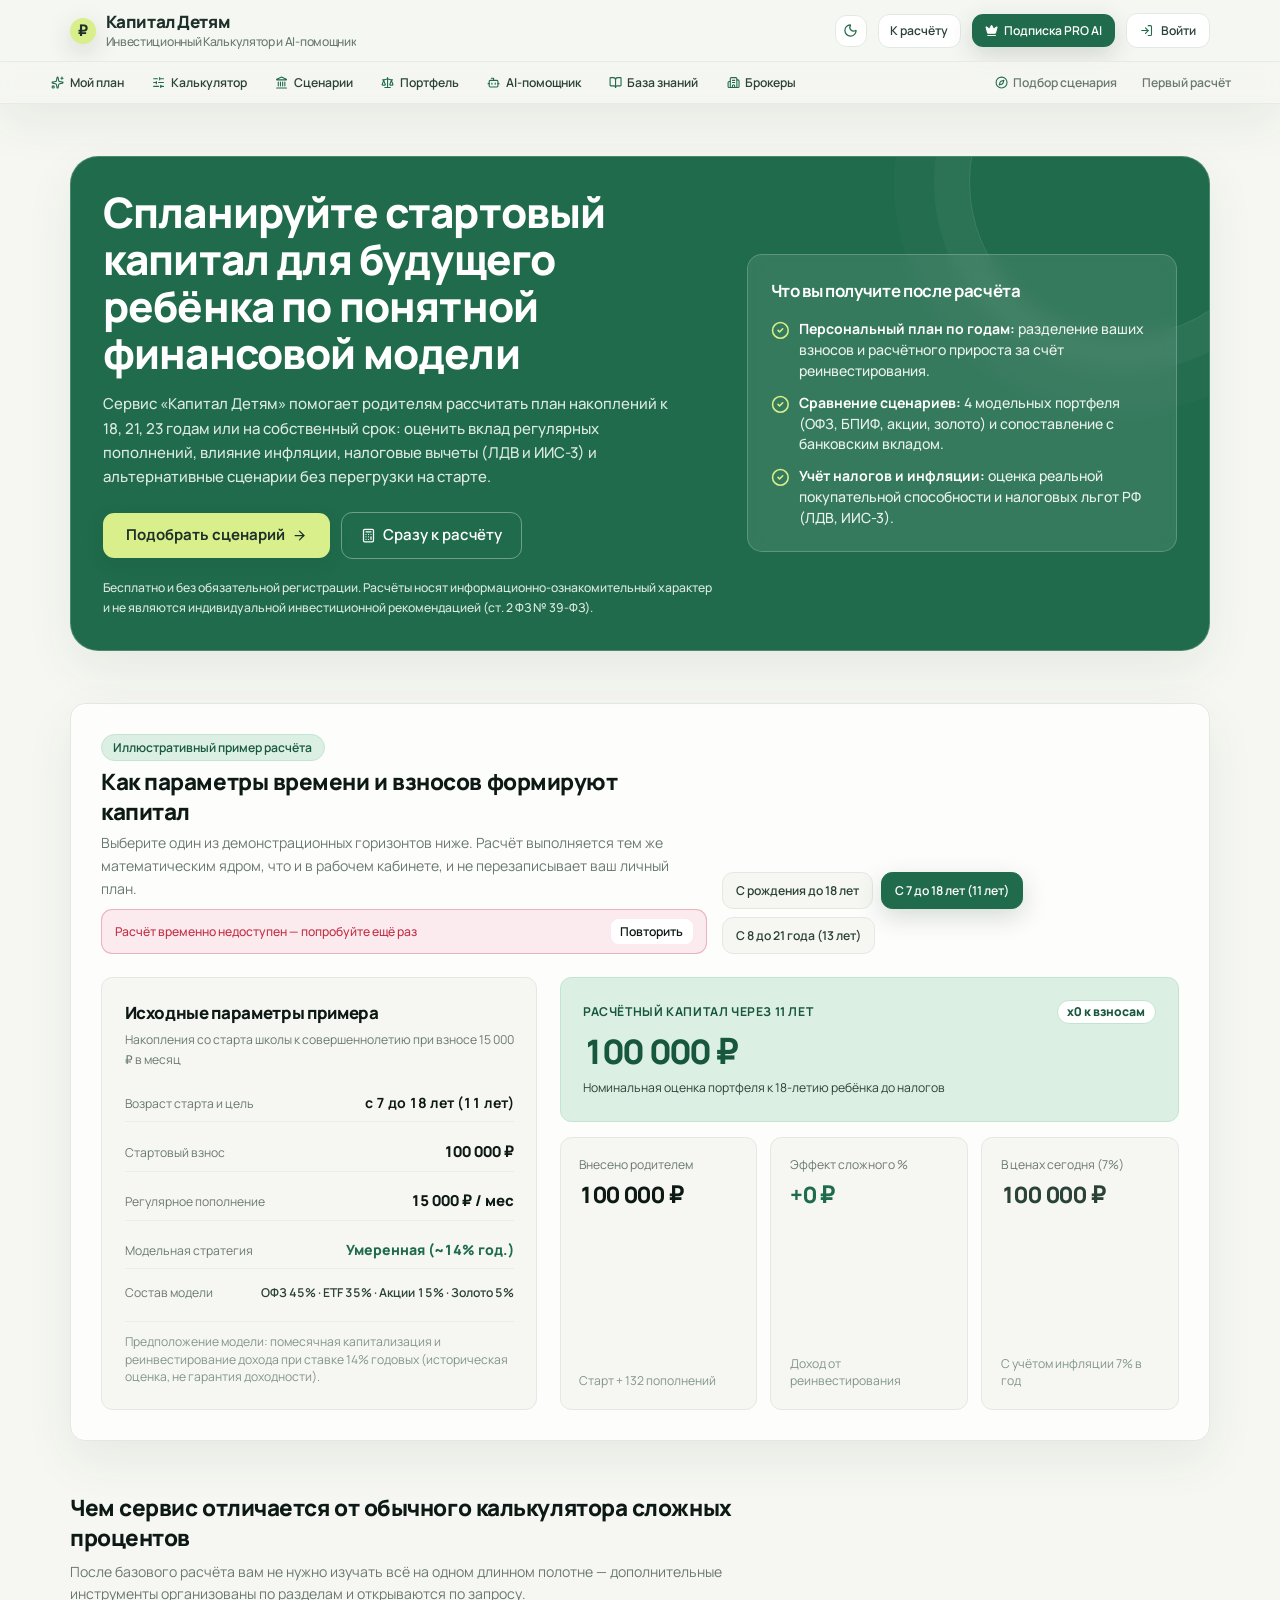
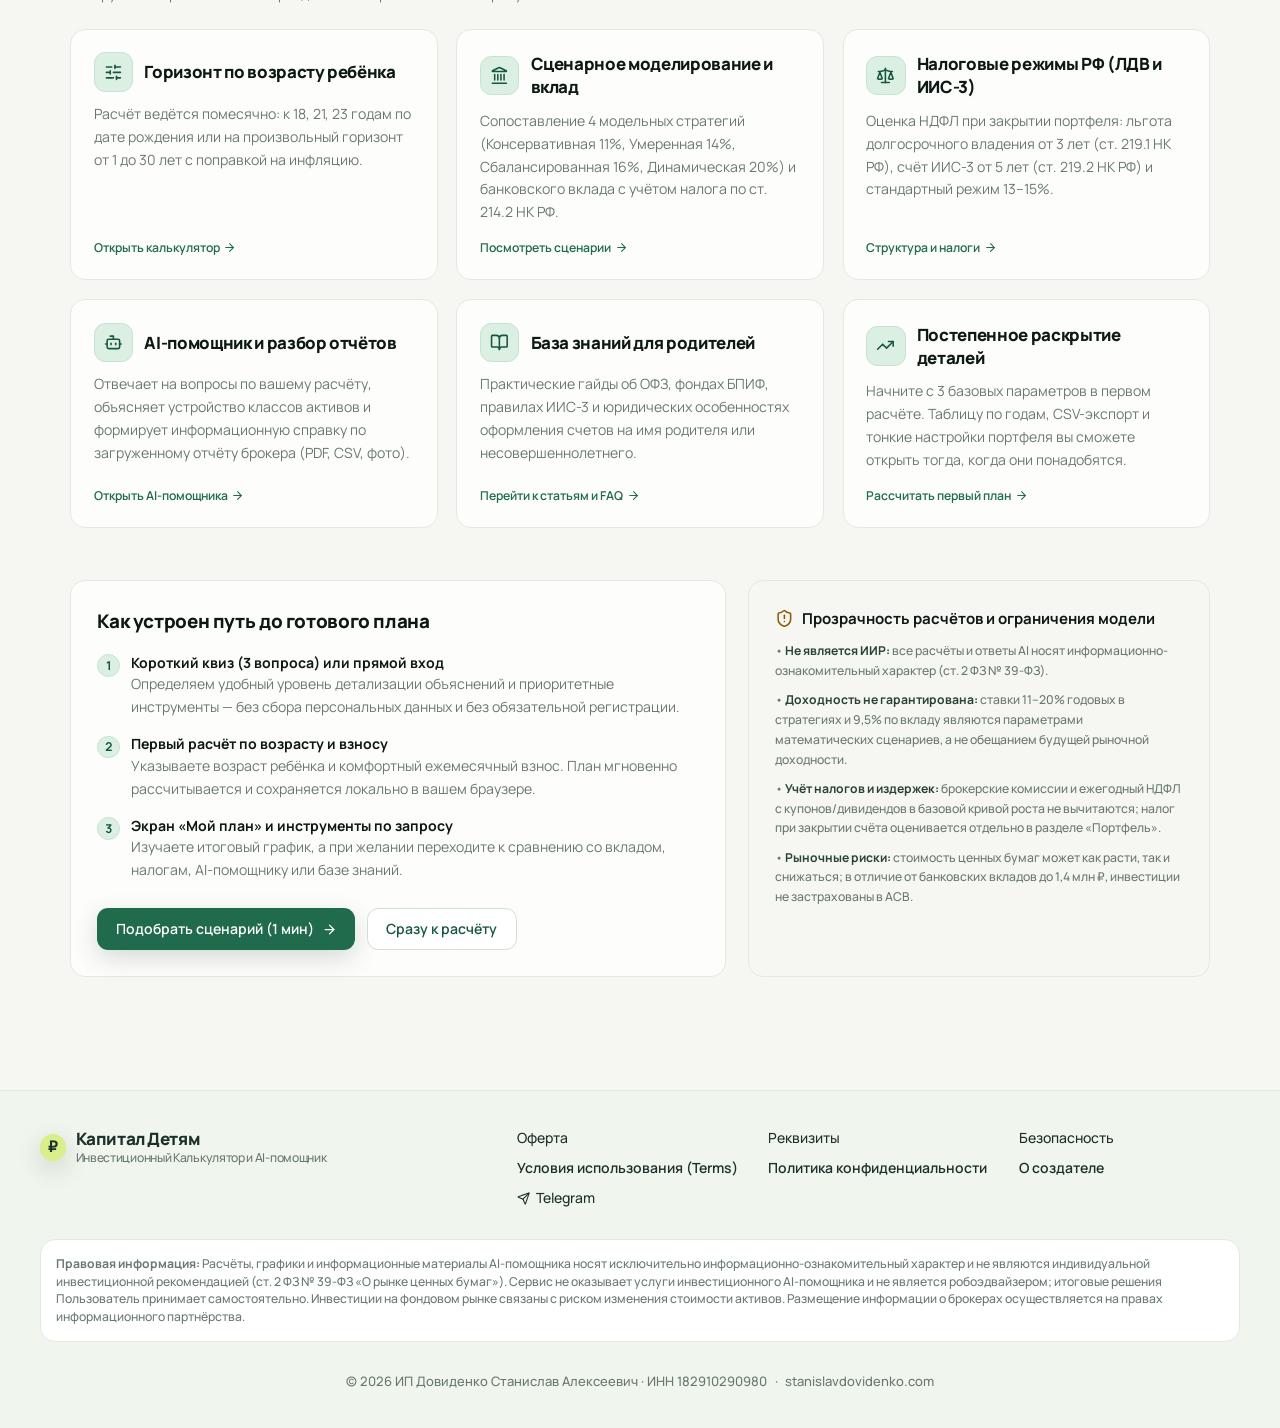
<file: index.html>
<!doctype html>
<html lang="ru">
  <head>
    <meta charset="UTF-8" />
    <meta name="viewport" content="width=device-width, initial-scale=1.0" />
    <title>Капитал Детям — Инвестиционный Калькулятор и AI-помощник</title>
    <meta name="description" content="Математическая модель долгосрочных накоплений для детей на бирже, умеренная стратегия ETF и облигаций, AI-помощник и каталог брокеров. ИП Довиденко Станислав Алексеевич (ИНН 182910290980, stanislavdovidenko.com)." />
    <meta property="og:title" content="Капитал Детям — Инвестиционный Калькулятор и AI-помощник" />
    <meta property="og:description" content="Математическая модель долгосрочных накоплений для детей на бирже, умеренная стратегия ETF и облигаций, AI-помощник и каталог брокеров. ИП Довиденко Станислав Алексеевич (ИНН 182910290980, stanislavdovidenko.com)." />
    <meta property="og:type" content="website" />
    <meta name="twitter:card" content="summary_large_image" />
    <link rel="icon" type="image/jpeg" href="/favicon.jpg">
    <link rel="apple-touch-icon" href="/favicon.jpg">
    <link rel="manifest" href="/manifest.json">
    <meta name="theme-color" content="#1F6B4B">
<!-- Yandex.Metrika counter -->
<script type="text/javascript">
    (function(m,e,t,r,i,k,a){
        m[i]=m[i]||function(){(m[i].a=m[i].a||[]).push(arguments)};
        m[i].l=1*new Date();
        for (var j = 0; j < document.scripts.length; j++) {if (document.scripts[j].src === r) { return; }}
        k=e.createElement(t),a=e.getElementsByTagName(t)[0],k.async=1,k.src=r,a.parentNode.insertBefore(k,a)
    })(window, document,'script','https://mc.yandex.ru/metrika/tag.js?id=113735178', 'ym');

    ym(113735178, 'init', {ssr:true, webvisor:true, clickmap:true, ecommerce:"dataLayer", referrer: document.referrer, url: location.href, accurateTrackBounce:true, trackLinks:true});
</script>
<!-- /Yandex.Metrika counter -->
    <script type="module" crossorigin src="/assets/index-BaeUvKjn.js"></script>
    <link rel="stylesheet" crossorigin href="/assets/index-Cy009hb7.css">
  </head>
  <body class="antialiased">
    <noscript><div><img src="https://mc.yandex.ru/watch/113735178" style="position:absolute; left:-9999px;" alt="" /></div></noscript>
    <div id="root"></div>
  </body>
</html>
</file>
